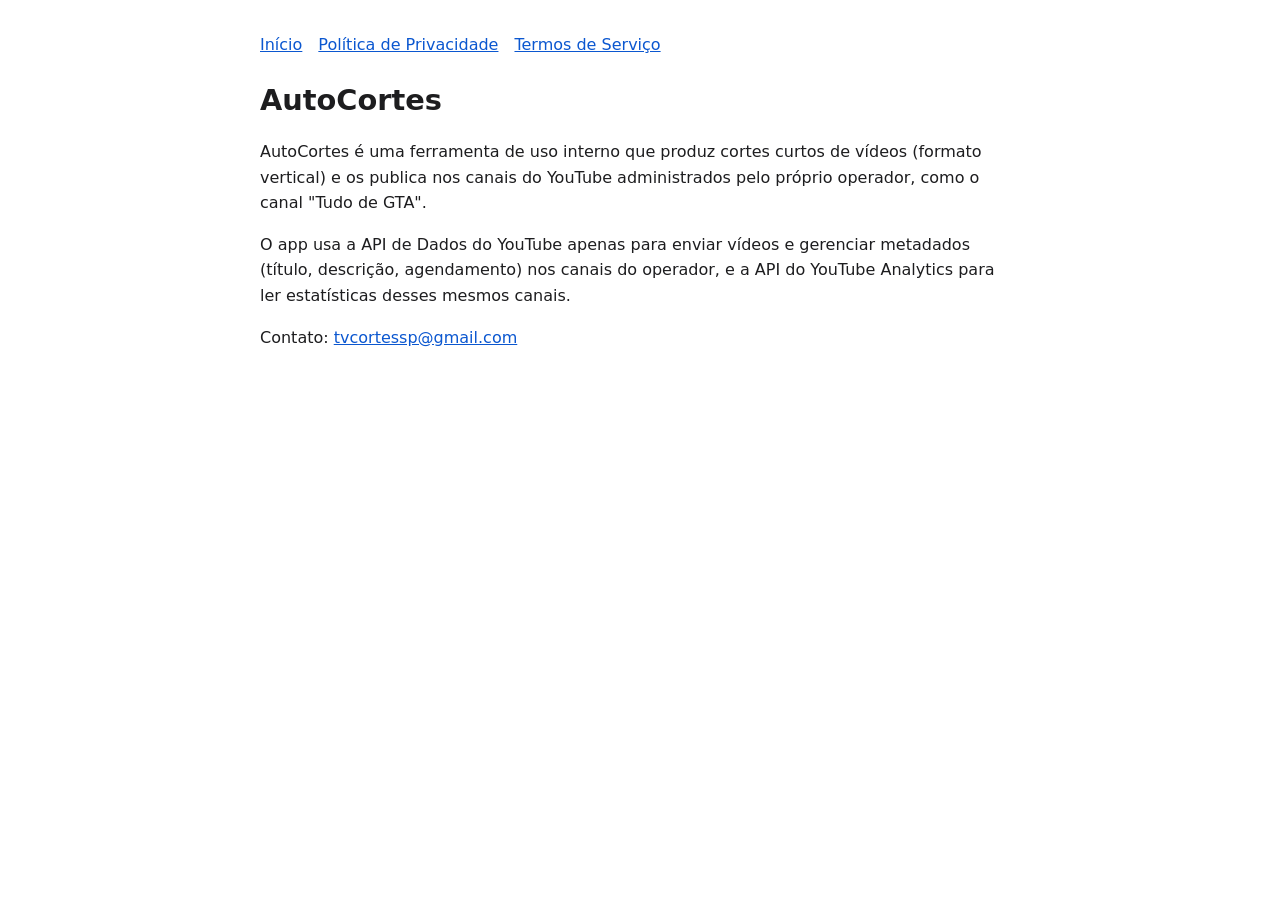
<file: index.html>
<!doctype html><html lang="pt-BR"><head><meta charset="utf-8"><meta name="viewport" content="width=device-width,initial-scale=1"><title>AutoCortes</title><link rel="stylesheet" href="style.css"></head><body>
<nav><a href="index.html">Início</a><a href="privacidade.html">Política de Privacidade</a><a href="termos.html">Termos de Serviço</a></nav>
<h1>AutoCortes</h1>
<p>AutoCortes é uma ferramenta de uso interno que produz cortes curtos de vídeos (formato vertical) e os publica nos canais do YouTube administrados pelo próprio operador, como o canal "Tudo de GTA".</p>
<p>O app usa a API de Dados do YouTube apenas para enviar vídeos e gerenciar metadados (título, descrição, agendamento) nos canais do operador, e a API do YouTube Analytics para ler estatísticas desses mesmos canais.</p>
<p>Contato: <a href="mailto:tvcortessp@gmail.com">tvcortessp@gmail.com</a></p>
</body></html>
</file>
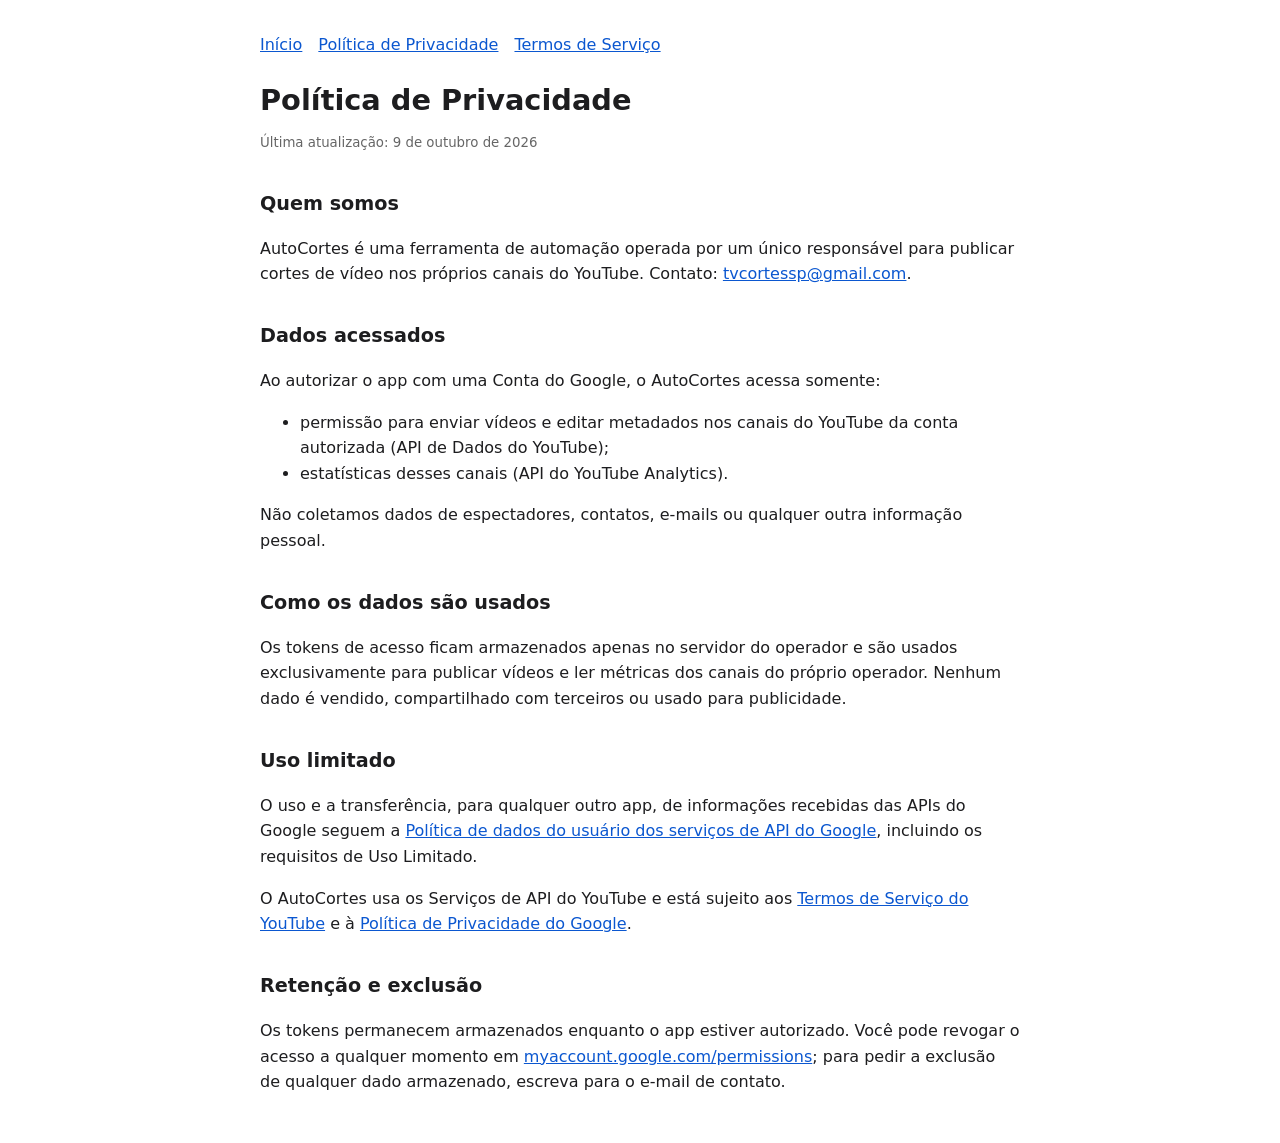
<file: privacidade.html>
<!doctype html><html lang="pt-BR"><head><meta charset="utf-8"><meta name="viewport" content="width=device-width,initial-scale=1"><title>Política de Privacidade – AutoCortes</title><link rel="stylesheet" href="style.css"></head><body>
<nav><a href="index.html">Início</a><a href="privacidade.html">Política de Privacidade</a><a href="termos.html">Termos de Serviço</a></nav>
<h1>Política de Privacidade</h1><small>Última atualização: 9 de outubro de 2026</small>
<h2>Quem somos</h2><p>AutoCortes é uma ferramenta de automação operada por um único responsável para publicar cortes de vídeo nos próprios canais do YouTube. Contato: <a href="mailto:tvcortessp@gmail.com">tvcortessp@gmail.com</a>.</p>
<h2>Dados acessados</h2><p>Ao autorizar o app com uma Conta do Google, o AutoCortes acessa somente:</p>
<ul><li>permissão para enviar vídeos e editar metadados nos canais do YouTube da conta autorizada (API de Dados do YouTube);</li><li>estatísticas desses canais (API do YouTube Analytics).</li></ul>
<p>Não coletamos dados de espectadores, contatos, e-mails ou qualquer outra informação pessoal.</p>
<h2>Como os dados são usados</h2><p>Os tokens de acesso ficam armazenados apenas no servidor do operador e são usados exclusivamente para publicar vídeos e ler métricas dos canais do próprio operador. Nenhum dado é vendido, compartilhado com terceiros ou usado para publicidade.</p>
<h2>Uso limitado</h2><p>O uso e a transferência, para qualquer outro app, de informações recebidas das APIs do Google seguem a <a href="https://developers.google.com/terms/api-services-user-data-policy">Política de dados do usuário dos serviços de API do Google</a>, incluindo os requisitos de Uso Limitado.</p>
<p>O AutoCortes usa os Serviços de API do YouTube e está sujeito aos <a href="https://www.youtube.com/t/terms">Termos de Serviço do YouTube</a> e à <a href="https://policies.google.com/privacy">Política de Privacidade do Google</a>.</p>
<h2>Retenção e exclusão</h2><p>Os tokens permanecem armazenados enquanto o app estiver autorizado. Você pode revogar o acesso a qualquer momento em <a href="https://myaccount.google.com/permissions">myaccount.google.com/permissions</a>; para pedir a exclusão de qualquer dado armazenado, escreva para o e-mail de contato.</p>
</body></html>
</file>
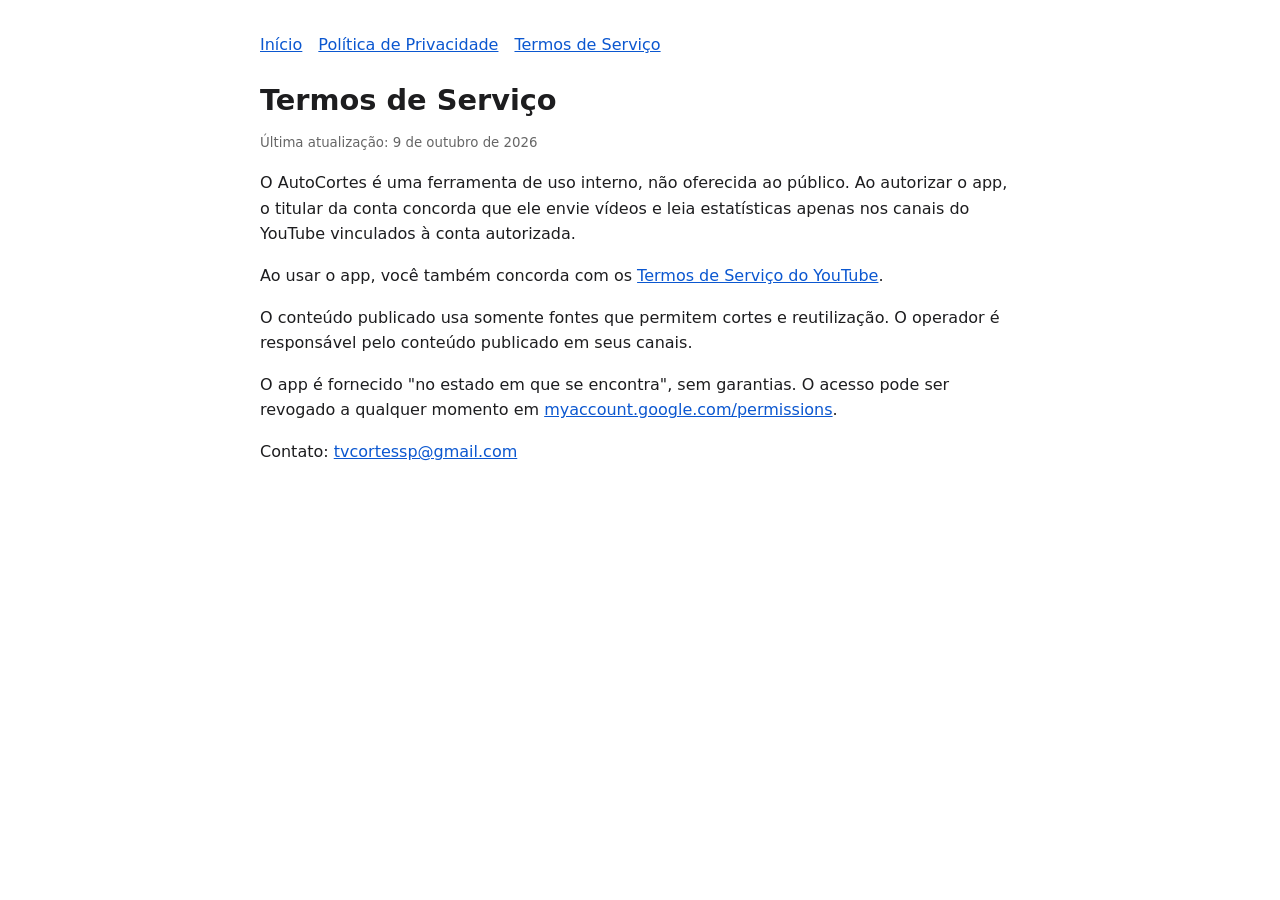
<file: termos.html>
<!doctype html><html lang="pt-BR"><head><meta charset="utf-8"><meta name="viewport" content="width=device-width,initial-scale=1"><title>Termos de Serviço – AutoCortes</title><link rel="stylesheet" href="style.css"></head><body>
<nav><a href="index.html">Início</a><a href="privacidade.html">Política de Privacidade</a><a href="termos.html">Termos de Serviço</a></nav>
<h1>Termos de Serviço</h1><small>Última atualização: 9 de outubro de 2026</small>
<p>O AutoCortes é uma ferramenta de uso interno, não oferecida ao público. Ao autorizar o app, o titular da conta concorda que ele envie vídeos e leia estatísticas apenas nos canais do YouTube vinculados à conta autorizada.</p>
<p>Ao usar o app, você também concorda com os <a href="https://www.youtube.com/t/terms">Termos de Serviço do YouTube</a>.</p>
<p>O conteúdo publicado usa somente fontes que permitem cortes e reutilização. O operador é responsável pelo conteúdo publicado em seus canais.</p>
<p>O app é fornecido "no estado em que se encontra", sem garantias. O acesso pode ser revogado a qualquer momento em <a href="https://myaccount.google.com/permissions">myaccount.google.com/permissions</a>.</p>
<p>Contato: <a href="mailto:tvcortessp@gmail.com">tvcortessp@gmail.com</a></p>
</body></html>
</file>
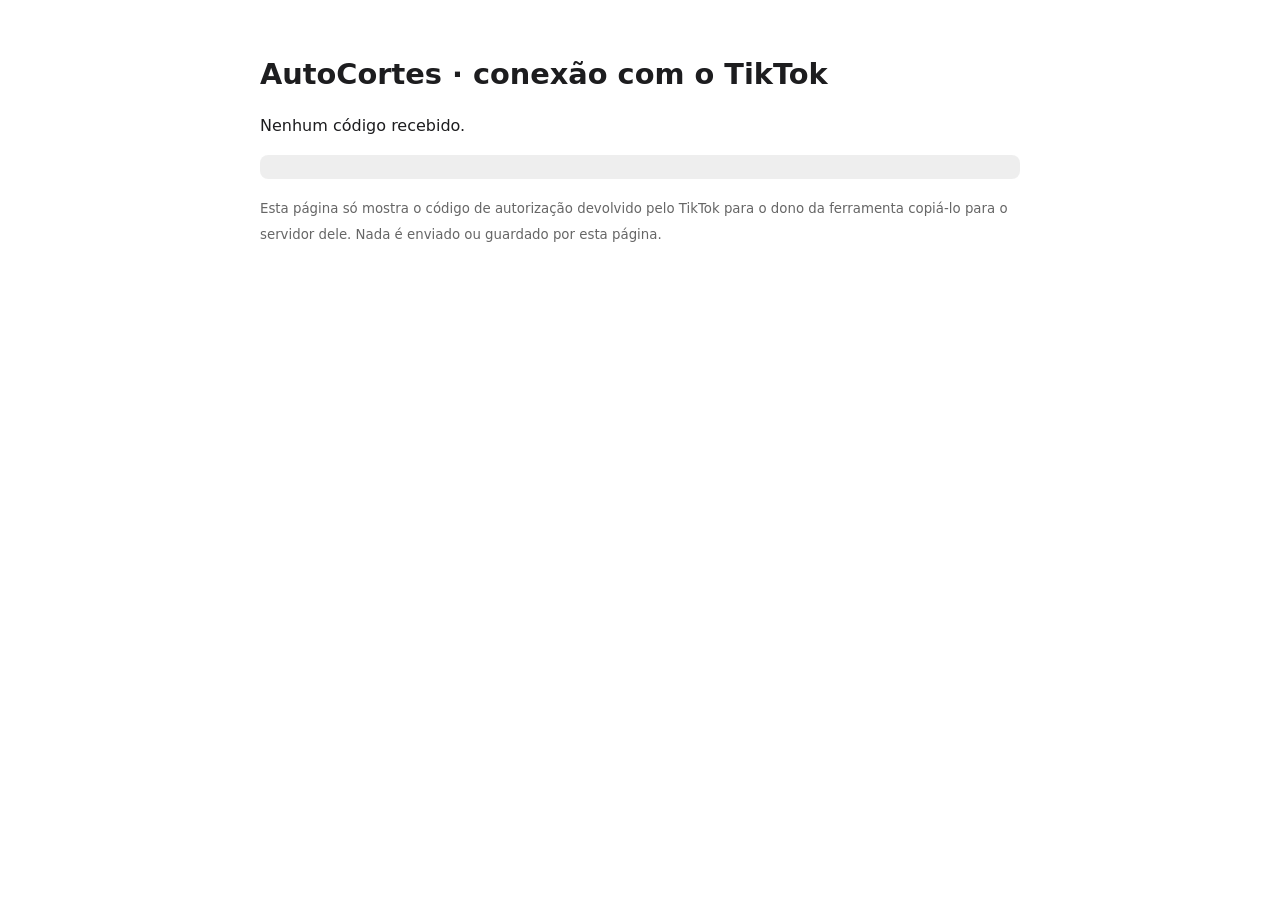
<file: tiktok-callback.html>
<!doctype html>
<html lang="pt-BR">
<head>
<meta charset="utf-8">
<meta name="viewport" content="width=device-width, initial-scale=1">
<title>AutoCortes · TikTok</title>
<link rel="stylesheet" href="style.css">
<style>
  code { display: block; word-break: break-all; padding: 12px; background: #0001; border-radius: 8px; }
  button { margin-top: 12px; padding: 10px 18px; border-radius: 8px; border: 0; background: #FE2C55; color: #fff; font-weight: 700; }
</style>
</head>
<body>
<main>
  <h1>AutoCortes · conexão com o TikTok</h1>
  <p id="msg">Lendo a resposta do TikTok…</p>
  <code id="code" hidden></code>
  <button id="copy" hidden>Copiar código</button>
  <p><small>Esta página só mostra o código de autorização devolvido pelo TikTok para o dono da ferramenta
  copiá-lo para o servidor dele. Nada é enviado ou guardado por esta página.</small></p>
</main>
<script>
  const q = new URLSearchParams(location.search);
  const msg = document.getElementById("msg"), box = document.getElementById("code"), btn = document.getElementById("copy");
  if (q.get("code")) {
    msg.textContent = "Autorizado! Copie o código abaixo e mande para o Claude (ele vale por poucos minutos).";
    box.textContent = q.get("code");
    box.hidden = btn.hidden = false;
    btn.onclick = () => navigator.clipboard.writeText(q.get("code")).then(() => btn.textContent = "Copiado ✓");
  } else if (q.get("error")) {
    msg.textContent = "O TikTok devolveu um erro: " + q.get("error") + " " + (q.get("error_description") || "");
  } else {
    msg.textContent = "Nenhum código recebido.";
  }
</script>
</body>
</html>
</file>
<file: style.css>
body{font-family:system-ui,-apple-system,Segoe UI,Roboto,sans-serif;max-width:760px;margin:0 auto;padding:32px 16px;line-height:1.6;color:#1d1d1f;background:#fff}
h1{font-size:1.8rem;margin-bottom:.2em}h2{font-size:1.2rem;margin-top:1.8em}
a{color:#0b57d0}nav a{margin-right:16px}small{color:#666}
</file>
